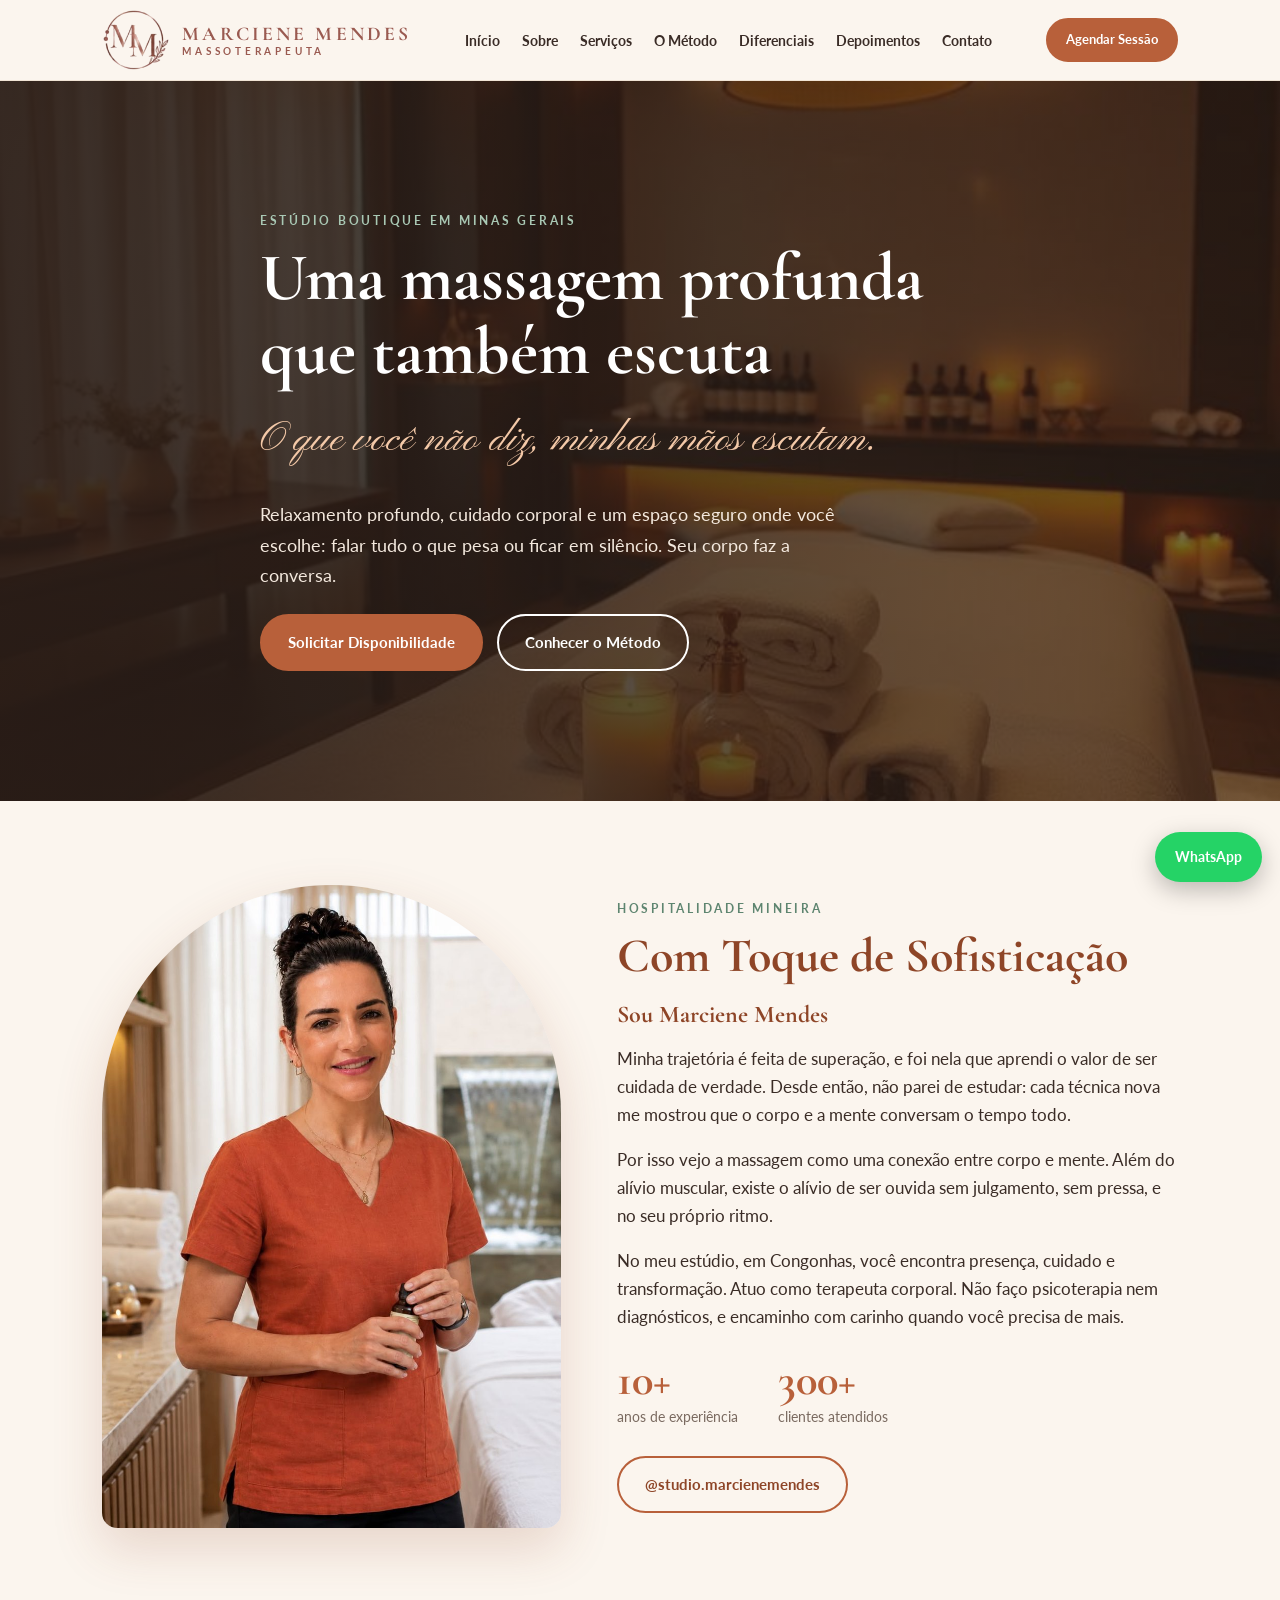
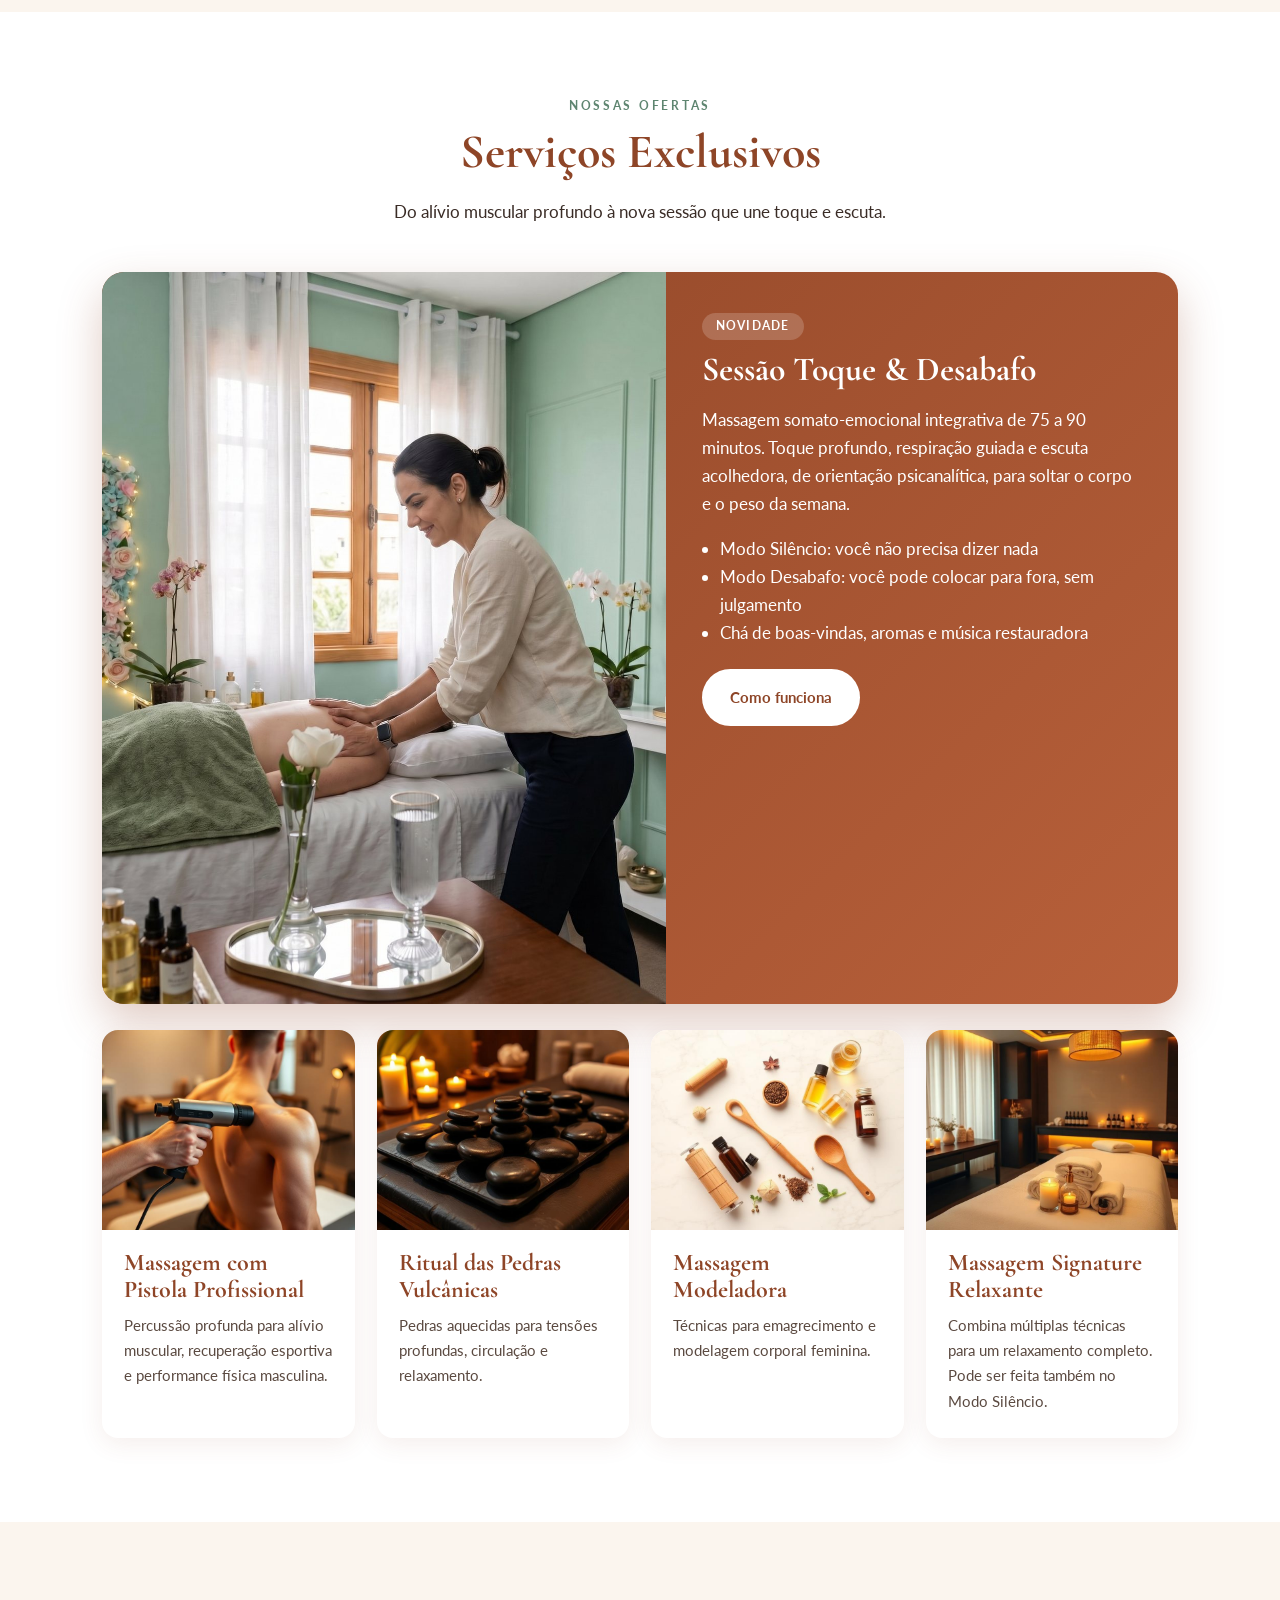
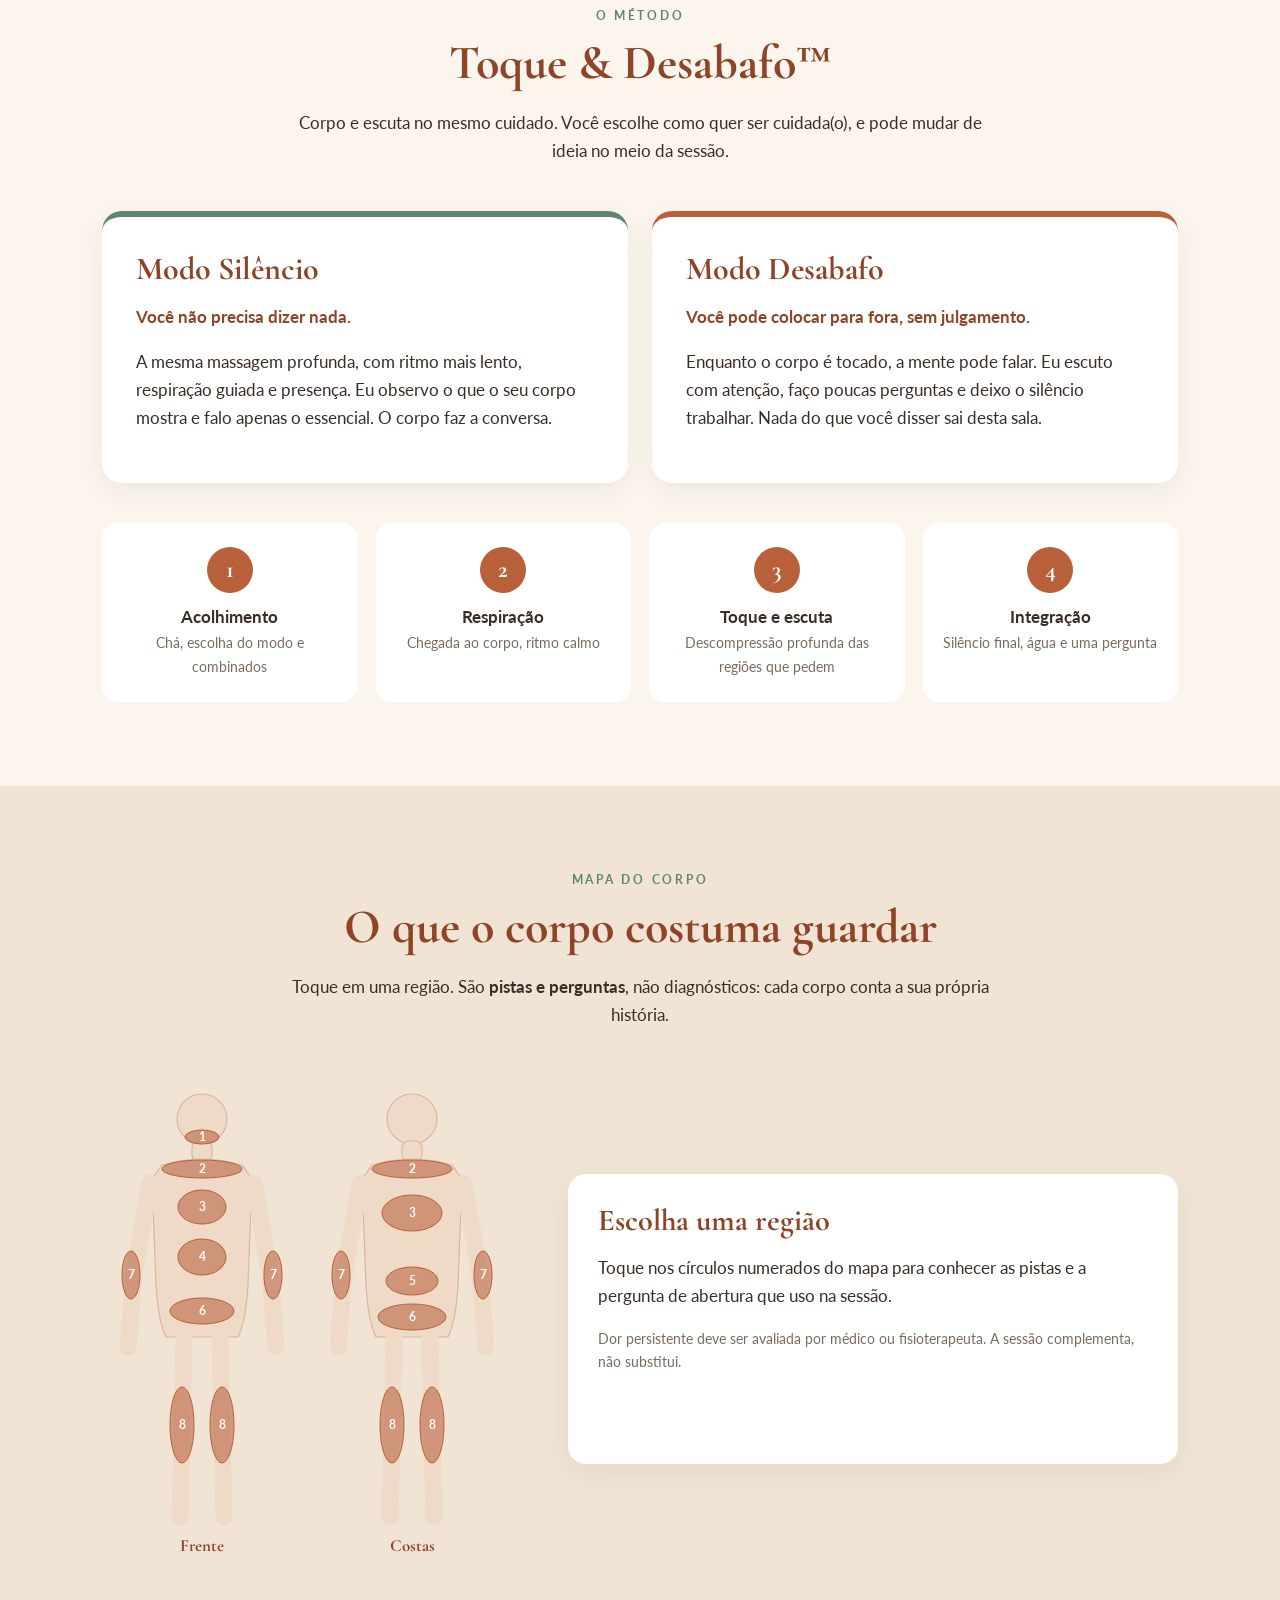
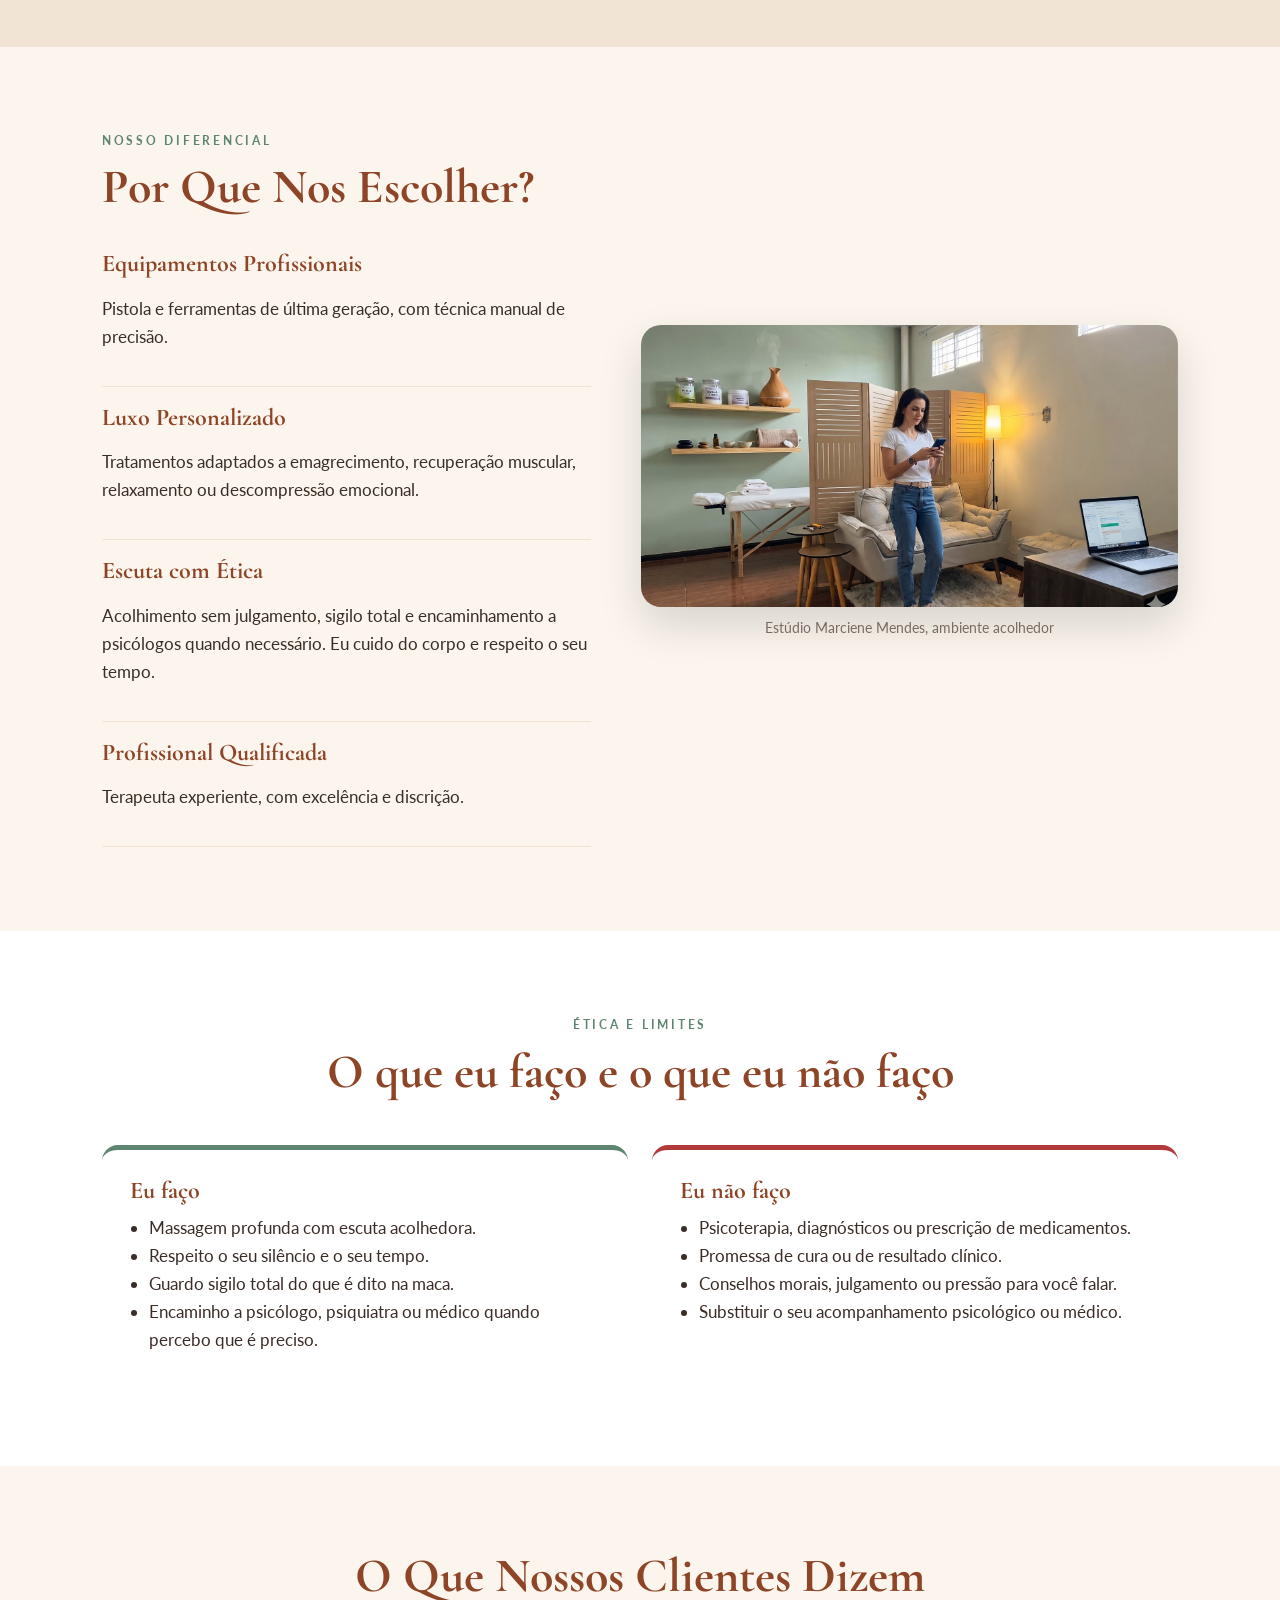
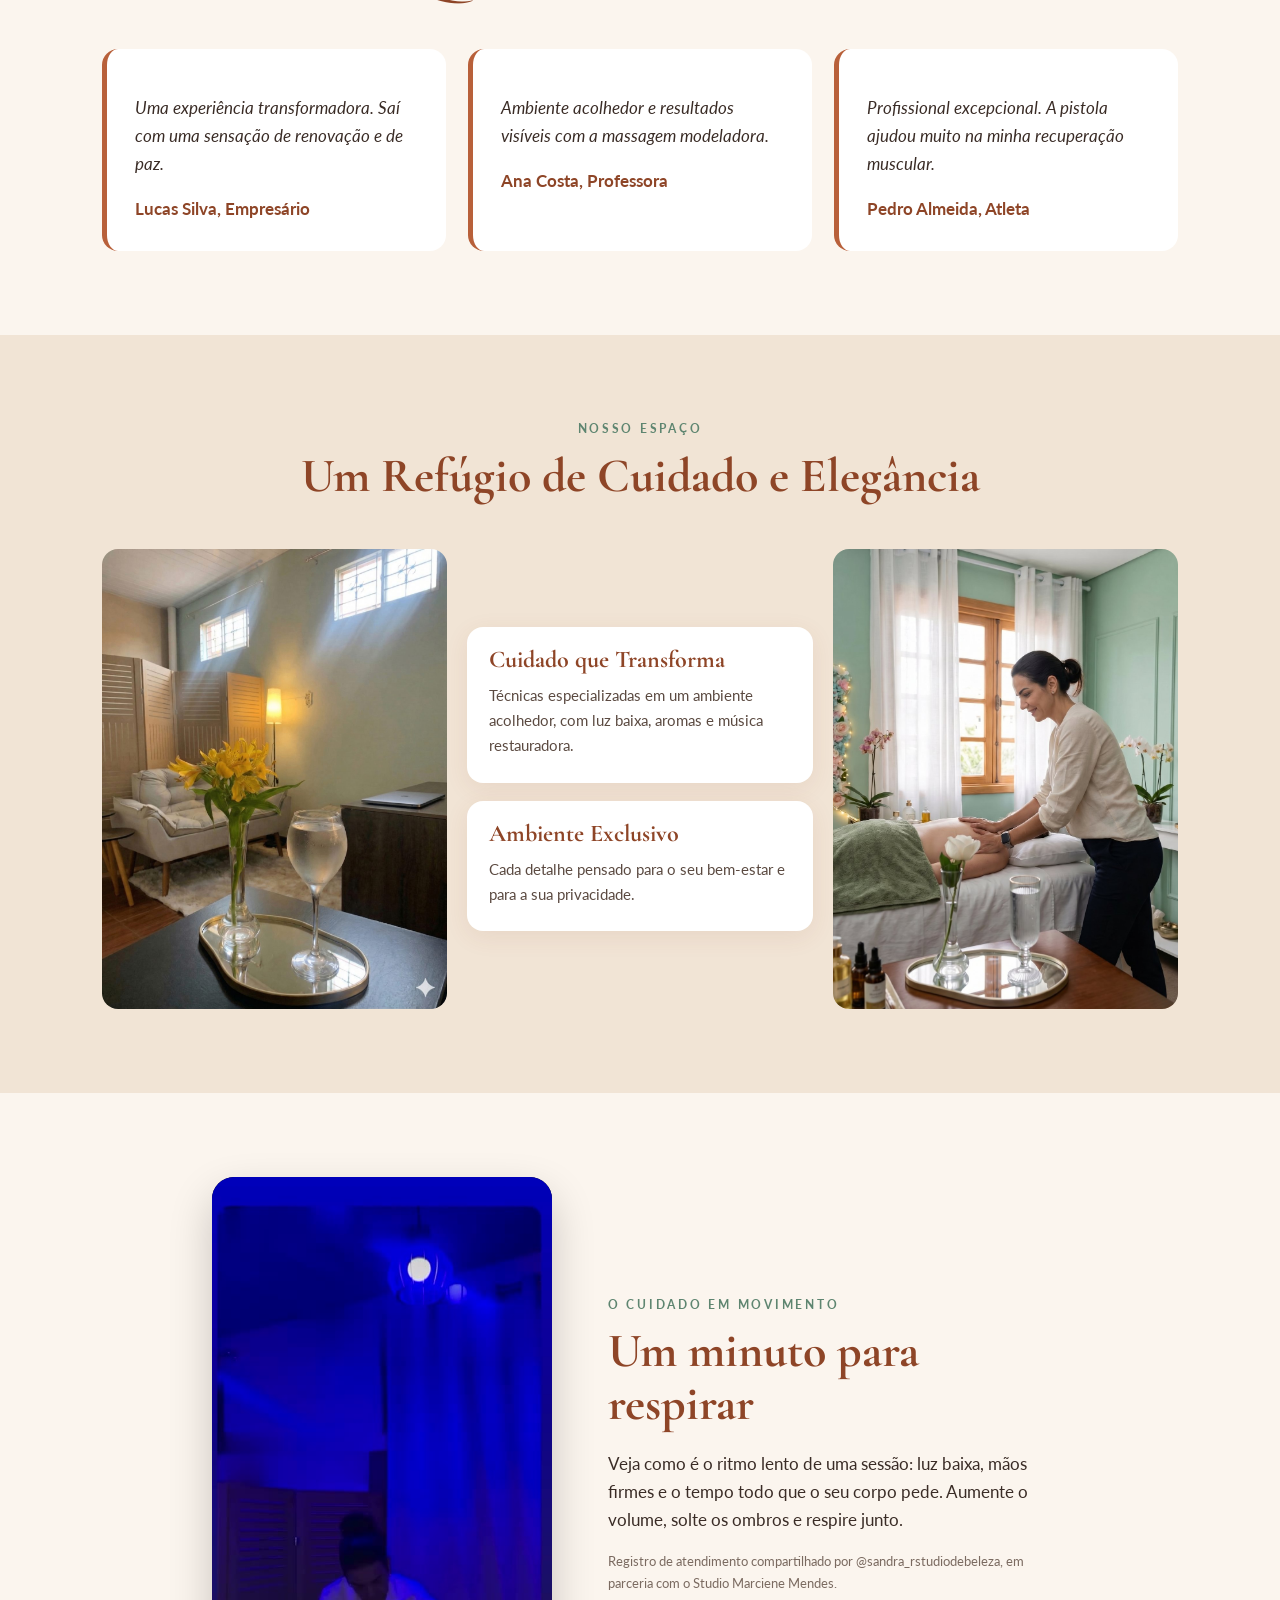
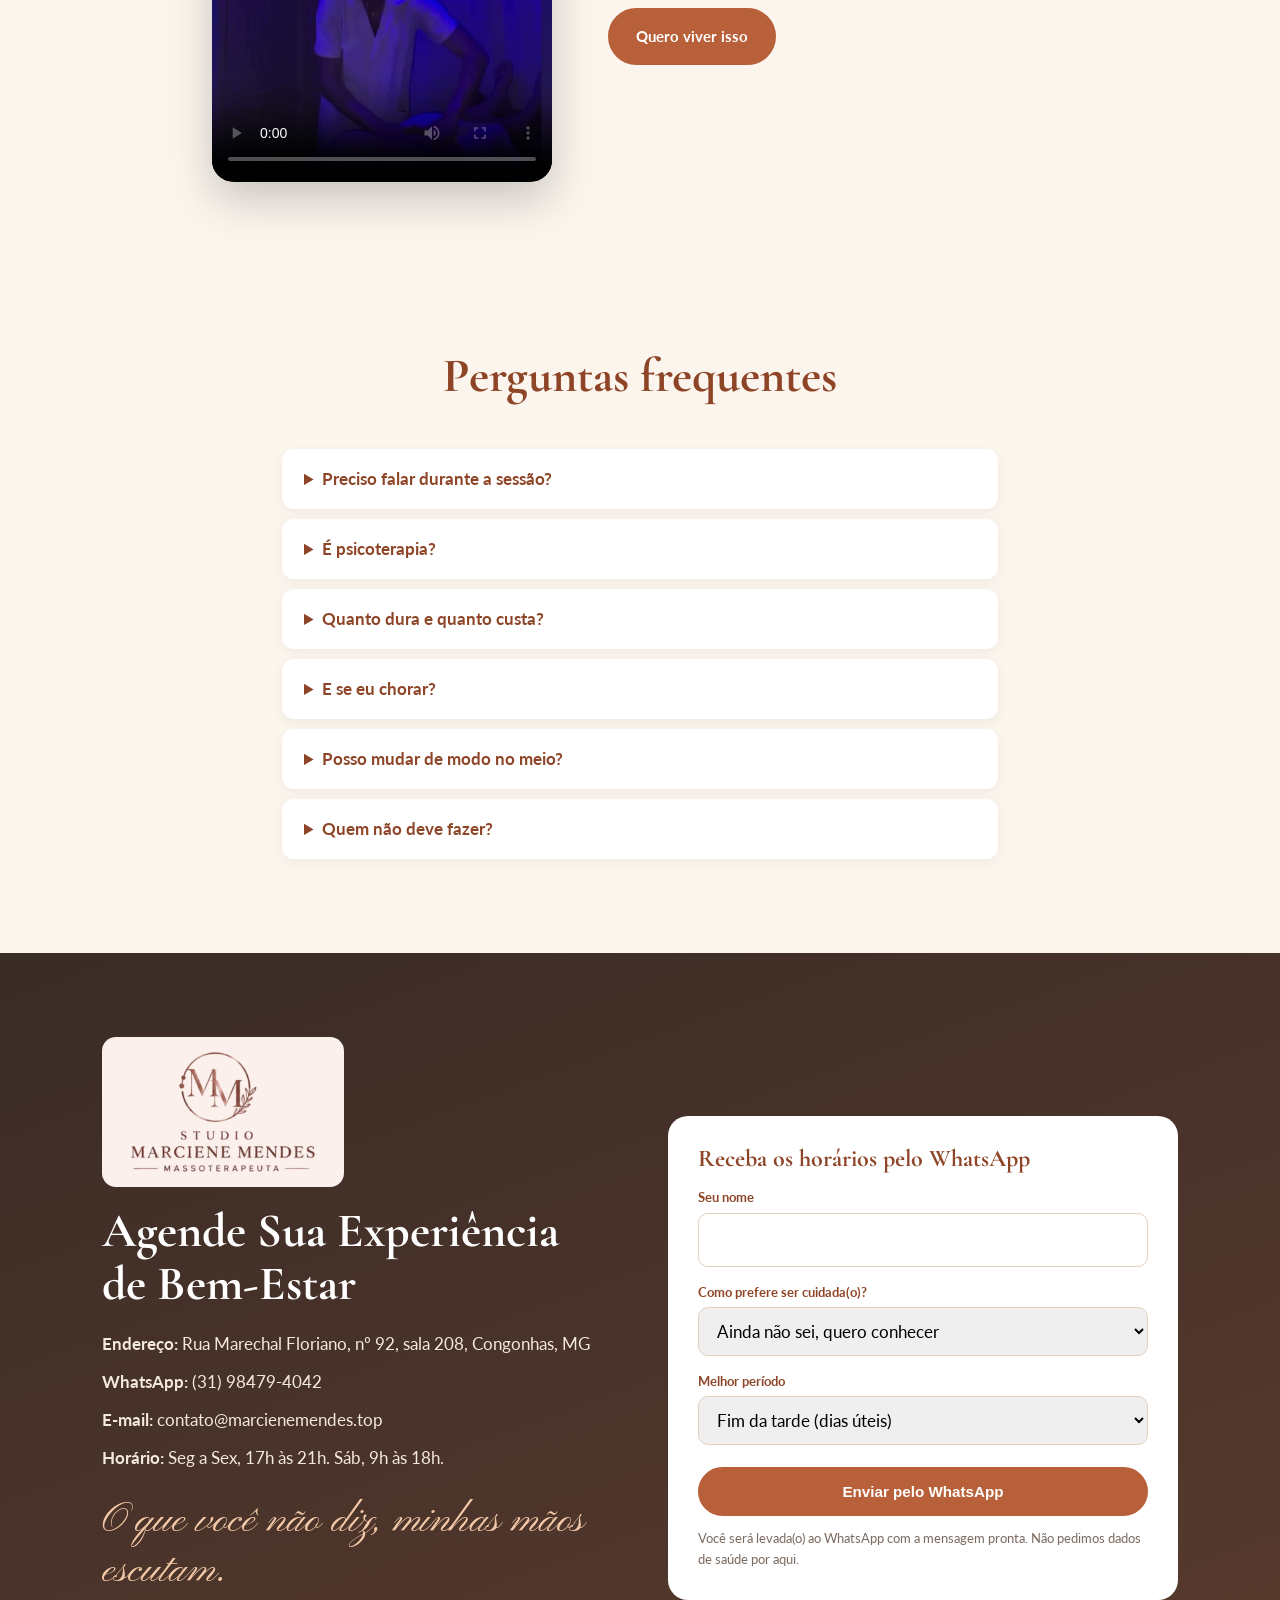
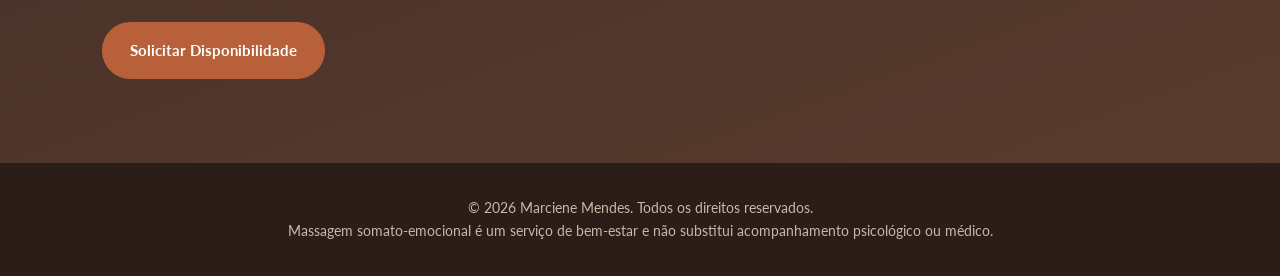
<file: index.html>
<!doctype html>
<html lang="pt-BR">
<head>
<meta charset="utf-8">
<meta name="viewport" content="width=device-width,initial-scale=1">
<title>Marciene Mendes | Massagem somato-emocional em Congonhas, MG</title>
<meta name="description" content="Terapeuta corporal em Congonhas, MG. Massagem profunda com escuta acolhedora: você escolhe falar ou ficar em silêncio. O que você não diz, minhas mãos escutam.">
<meta property="og:type" content="website">
<meta property="og:locale" content="pt_BR">
<meta property="og:site_name" content="Marciene Mendes">
<meta property="og:url" content="https://marcienemendes.top/">
<meta property="og:title" content="Studio Marciene Mendes | Massoterapeuta em Congonhas, MG">
<meta property="og:description" content="Massagem profunda com escuta acolhedora. O que você não diz, minhas mãos escutam.">
<meta property="og:image" content="https://marcienemendes.top/assets/og-whatsapp.jpg">
<meta property="og:image:type" content="image/jpeg">
<meta property="og:image:width" content="1200">
<meta property="og:image:height" content="630">
<meta property="og:image:alt" content="Logomarca Studio Marciene Mendes Massoterapeuta">
<meta name="twitter:card" content="summary_large_image">
<meta name="twitter:title" content="Studio Marciene Mendes | Massoterapeuta em Congonhas, MG">
<meta name="twitter:description" content="Massagem profunda com escuta acolhedora. O que você não diz, minhas mãos escutam.">
<meta name="twitter:image" content="https://marcienemendes.top/assets/og-whatsapp.jpg">
<link rel="icon" type="image/png" href="assets/favicon.png">
<link rel="apple-touch-icon" href="assets/apple-touch-icon.png">
<link rel="preconnect" href="https://fonts.googleapis.com">
<link href="https://fonts.googleapis.com/css2?family=Cormorant+Garamond:wght@500;600;700&family=Lato:wght@300;400;700&family=Pinyon+Script&display=swap" rel="stylesheet">
<style>
:root{--terra:#B8603A;--terra-d:#8E4527;--sage:#A9C8B4;--sage-d:#5E8570;--lav:#8E7CB3;--cream:#FBF5EE;--sand:#F1E4D5;--ink:#3A2C26;--mute:#7A6A60}
*{box-sizing:border-box}
html{scroll-behavior:smooth}
body{margin:0;font-family:'Lato',sans-serif;color:var(--ink);background:var(--cream);line-height:1.65;font-size:17px}
h1,h2,h3{font-family:'Cormorant Garamond',serif;color:var(--terra-d);line-height:1.1;margin:0 0 .4em}
h1{font-size:clamp(2.4rem,6vw,4.2rem);font-weight:700}
h2{font-size:clamp(2rem,4.5vw,3rem);font-weight:700}
h3{font-size:1.5rem}
a{color:inherit}
img{max-width:100%;display:block}
.wrap{max-width:1120px;margin:0 auto;padding:0 22px}
section{padding:84px 0;scroll-margin-top:80px}
.eyebrow{font-size:.78rem;letter-spacing:.22em;text-transform:uppercase;color:var(--sage-d);font-weight:700;margin-bottom:10px}
.script{font-family:'Pinyon Script',cursive;color:var(--terra);font-size:clamp(1.8rem,4vw,2.6rem);line-height:1.2}
.btn{display:inline-block;padding:14px 26px;border-radius:40px;font-weight:700;text-decoration:none;font-size:.95rem;transition:.2s;border:2px solid var(--terra);cursor:pointer}
.btn.fill{background:var(--terra);color:#fff}.btn.fill:hover{background:var(--terra-d);border-color:var(--terra-d)}
.btn.line{background:transparent;color:var(--terra-d)}.btn.line:hover{background:var(--terra);color:#fff}
header{position:sticky;top:0;z-index:50;background:rgba(251,245,238,.94);backdrop-filter:blur(8px);border-bottom:1px solid var(--sand)}
.nav{display:flex;align-items:center;justify-content:space-between;height:80px}
.brand{display:flex;align-items:center;gap:12px;text-decoration:none}.brand img{height:62px;width:auto}.brand span{display:flex;flex-direction:column;line-height:1.15}.brand b{font-family:"Cormorant Garamond",serif;font-size:1.22rem;letter-spacing:.16em;color:#9A5A50;font-weight:700}.brand small{font-size:.62rem;letter-spacing:.38em;color:#9A5A50;font-weight:700}
.nav ul{display:flex;gap:22px;list-style:none;margin:0;padding:0}
.nav a{text-decoration:none;font-size:.88rem;font-weight:700;color:var(--ink)}
.nav a:hover{color:var(--terra)}
.nav .btn{padding:9px 18px;font-size:.82rem}
.burger{display:none;background:none;border:0;font-size:1.7rem;color:var(--terra-d)}
.hero{position:relative;padding:0;min-height:min(88vh,720px);display:flex;align-items:center;color:#fff;background:#2b1d17}
.hero::before{content:"";position:absolute;inset:0;background:url('assets/spa-ambiente-DT-0Y71L.jpg') center/cover;opacity:.55}
.hero::after{content:"";position:absolute;inset:0;background:linear-gradient(90deg,rgba(43,29,23,.88),rgba(43,29,23,.35))}
.hero .wrap{position:relative;z-index:2;padding-top:60px;padding-bottom:60px}
.hero h1{color:#fff;max-width:760px}
.hero .eyebrow{color:var(--sage)}
.hero p.lead{max-width:600px;font-size:1.15rem;color:#f4e9de}
.hero .script{color:#F4C9A8;margin:.3em 0 .8em}
.hero .actions{display:flex;gap:14px;flex-wrap:wrap;margin-top:24px}
.hero .btn.line{color:#fff;border-color:#fff}.hero .btn.line:hover{background:#fff;color:var(--terra-d)}
.sobre-grid{display:grid;grid-template-columns:.9fr 1.1fr;gap:56px;align-items:center}
.sobre-grid .photo{border-radius:240px 240px 16px 16px;overflow:hidden;box-shadow:0 20px 50px rgba(142,69,39,.18)}
.stats{display:flex;gap:40px;margin:26px 0}
.stats b{font-family:'Cormorant Garamond',serif;font-size:2.8rem;color:var(--terra);display:block;line-height:1}
.stats span{font-size:.85rem;color:var(--mute)}
.alt{background:#fff}
.sand{background:var(--sand)}
.title-c{text-align:center;max-width:720px;margin:0 auto 46px}
.cards{display:grid;grid-template-columns:repeat(auto-fit,minmax(240px,1fr));gap:22px}
.card{background:#fff;border-radius:16px;overflow:hidden;box-shadow:0 6px 24px rgba(142,69,39,.09);display:flex;flex-direction:column}
.card img{height:200px;width:100%;object-fit:cover}
.card .in{padding:20px 22px 24px}
.card p{margin:.4em 0 0;color:#5b4a41;font-size:.96rem}
.featured{display:grid;grid-template-columns:1.1fr 1fr;background:linear-gradient(135deg,var(--terra-d),var(--terra));border-radius:22px;overflow:hidden;margin-bottom:26px;color:#fff;box-shadow:0 18px 44px rgba(142,69,39,.28)}
.featured img{height:100%;width:100%;object-fit:cover;min-height:340px}
.featured .in{padding:38px 36px}
.featured h3{color:#fff;font-size:2.1rem}
.featured .tag{display:inline-block;background:rgba(255,255,255,.18);border-radius:20px;padding:3px 14px;font-size:.78rem;font-weight:700;letter-spacing:.1em;text-transform:uppercase;margin-bottom:12px}
.featured ul{padding-left:1.1em;margin:14px 0 22px}
.featured .btn.fill{background:#fff;color:var(--terra-d);border-color:#fff}
.modes{display:grid;grid-template-columns:1fr 1fr;gap:24px}
.mode{border-radius:20px;padding:34px;background:#fff;border-top:6px solid var(--sage-d);box-shadow:0 8px 28px rgba(0,0,0,.06)}
.mode.b{border-color:var(--terra)}
.mode h3{font-size:2rem}
.mode .promise{font-weight:700;color:var(--terra-d)}
.steps{display:grid;grid-template-columns:repeat(4,1fr);gap:18px;margin-top:40px}
.step{text-align:center;padding:24px 16px;background:#fff;border-radius:16px}
.step .n{width:46px;height:46px;border-radius:50%;background:var(--terra);color:#fff;display:flex;align-items:center;justify-content:center;font-family:'Cormorant Garamond',serif;font-size:1.5rem;font-weight:700;margin:0 auto 10px}
.step small{color:var(--mute);display:block}
.mapa{display:grid;grid-template-columns:420px 1fr;gap:46px;align-items:center}
.mapa svg{width:100%;height:auto}
.zone{cursor:pointer;transition:.2s}
.zone:hover,.zone.on{fill-opacity:.95}
.mapa .panel{background:#fff;border-radius:18px;padding:30px;min-height:290px;box-shadow:0 8px 28px rgba(0,0,0,.06)}
.mapa .panel h3{font-size:1.9rem}
.mapa .panel .hint{color:var(--mute);font-size:.88rem;margin-top:14px}
.mapa .q{font-style:italic;color:var(--terra-d);font-size:1.1rem}
.ethics{display:grid;grid-template-columns:1fr 1fr;gap:24px}
.ethics .col{background:#fff;border-radius:16px;padding:28px}
.ethics .no{border-top:5px solid #B23A3A}.ethics .yes{border-top:5px solid var(--sage-d)}
.ethics ul{padding-left:1.1em;margin:10px 0 0}
.diff{display:grid;grid-template-columns:1fr 1.1fr;gap:50px;align-items:center}
.diff .list>div{padding:18px 0;border-bottom:1px solid var(--sand)}
.diff img{border-radius:20px;box-shadow:0 18px 44px rgba(0,0,0,.14)}
.quotes{display:grid;grid-template-columns:repeat(auto-fit,minmax(260px,1fr));gap:22px}
.quote{background:#fff;border-radius:16px;padding:28px;border-left:5px solid var(--terra)}
.quote p{font-style:italic}.quote b{display:block;margin-top:12px;color:var(--terra-d)}
.espaco{display:grid;grid-template-columns:1fr 1fr 1fr;gap:20px;align-items:stretch}
.espaco img{border-radius:16px;height:100%;object-fit:cover;min-height:260px}
.espaco .txt{display:flex;flex-direction:column;justify-content:center;gap:18px}
.videobox{display:grid;grid-template-columns:340px 1fr;gap:56px;align-items:center;max-width:900px}
.vid video{width:100%;border-radius:22px;box-shadow:0 18px 44px rgba(0,0,0,.2);background:#000;display:block}
.vcred{font-size:.82rem;color:var(--mute)}
@media(max-width:900px){.videobox{grid-template-columns:1fr}.vid{max-width:320px;margin:0 auto}}
details{background:#fff;border-radius:12px;padding:16px 22px;margin:10px 0;box-shadow:0 3px 12px rgba(0,0,0,.05)}
summary{cursor:pointer;font-weight:700;color:var(--terra-d)}
.contato{background:linear-gradient(160deg,#3A2C26,#5a3b2e);color:#f4e9de}
.contato h2{color:#fff}
.contato .grid{display:grid;grid-template-columns:1fr 1fr;gap:56px;align-items:center}
.contato .info p{margin:.6em 0}
.contato img.logo{height:150px;width:auto;background:#FCF0EC;border-radius:14px;padding:12px 26px;margin-bottom:18px}
.form{background:#fff;color:var(--ink);border-radius:20px;padding:30px}
.form label{display:block;font-size:.84rem;font-weight:700;margin:14px 0 4px;color:var(--terra-d)}
.form input,.form select{width:100%;padding:12px 14px;border:1px solid #e0d0c0;border-radius:10px;font:inherit}
.form .btn{width:100%;margin-top:22px;text-align:center}
.form small{display:block;margin-top:12px;color:var(--mute);font-size:.8rem}
footer{background:#2b1d17;color:#c9b8aa;text-align:center;padding:34px 22px;font-size:.85rem}
.wa{position:fixed;right:18px;bottom:18px;z-index:60;background:#25D366;color:#fff;border-radius:50px;padding:13px 20px;font-weight:700;text-decoration:none;box-shadow:0 8px 24px rgba(0,0,0,.25);font-size:.9rem}
@media(max-width:560px){.brand span{display:none}}
@media(max-width:900px){
 .nav ul{display:none;position:absolute;top:80px;left:0;right:0;background:var(--cream);flex-direction:column;padding:18px 22px;gap:14px;border-bottom:1px solid var(--sand)}
 .nav ul.open{display:flex}.burger{display:block}.nav .btn{display:none}
 .sobre-grid,.featured,.modes,.ethics,.diff,.contato .grid,.mapa,.espaco{grid-template-columns:1fr}
 .steps{grid-template-columns:1fr 1fr}
 section{padding:60px 0}
 .sobre-grid .photo{max-width:340px;margin:0 auto}
}
</style>
</head>
<body>

<header><div class="wrap nav">
<a class="brand" href="#inicio"><img src="assets/logo-mm-monograma.png" alt="Logomarca MM, Studio Marciene Mendes"><span><b>MARCIENE MENDES</b><small>MASSOTERAPEUTA</small></span></a>
<button class="burger" aria-label="Menu" onclick="document.getElementById('menu').classList.toggle('open')">&#9776;</button>
<ul id="menu">
<li><a href="#inicio">Início</a></li><li><a href="#sobre">Sobre</a></li><li><a href="#servicos">Serviços</a></li>
<li><a href="#metodo">O Método</a></li><li><a href="#diferenciais">Diferenciais</a></li><li><a href="#depoimentos">Depoimentos</a></li><li><a href="#contato">Contato</a></li>
</ul>
<a class="btn fill" href="#contato">Agendar Sessão</a>
</div></header>

<section class="hero" id="inicio"><div class="wrap">
<div class="eyebrow">Estúdio Boutique em Minas Gerais</div>
<h1>Uma massagem profunda que também escuta</h1>
<div class="script">O que você não diz, minhas mãos escutam.</div>
<p class="lead">Relaxamento profundo, cuidado corporal e um espaço seguro onde você escolhe: falar tudo o que pesa ou ficar em silêncio. Seu corpo faz a conversa.</p>
<div class="actions">
<a class="btn fill" id="wa1" href="#contato">Solicitar Disponibilidade</a>
<a class="btn line" href="#metodo">Conhecer o Método</a>
</div></div></section>

<section id="sobre"><div class="wrap sobre-grid">
<div class="photo"><img src="assets/marciene-foto-nova.jpg" alt="Marciene Mendes, terapeuta corporal" loading="lazy"></div>
<div>
<div class="eyebrow">Hospitalidade Mineira</div>
<h2>Com Toque de Sofisticação</h2>
<h3>Sou Marciene Mendes</h3>
<p>Minha trajetória é feita de superação, e foi nela que aprendi o valor de ser cuidada de verdade. Desde então, não parei de estudar: cada técnica nova me mostrou que o corpo e a mente conversam o tempo todo.</p>
<p>Por isso vejo a massagem como uma conexão entre corpo e mente. Além do alívio muscular, existe o alívio de ser ouvida sem julgamento, sem pressa, e no seu próprio ritmo.</p>
<p>No meu estúdio, em Congonhas, você encontra presença, cuidado e transformação. Atuo como terapeuta corporal. Não faço psicoterapia nem diagnósticos, e encaminho com carinho quando você precisa de mais.</p>
<div class="stats"><div><b>10+</b><span>anos de experiência</span></div><div><b>300+</b><span>clientes atendidos</span></div></div>
<a class="btn line" href="https://instagram.com/studio.marcienemendes" target="_blank" rel="noopener">@studio.marcienemendes</a>
</div></div></section>

<section id="servicos" class="alt"><div class="wrap">
<div class="title-c"><div class="eyebrow">Nossas Ofertas</div><h2>Serviços Exclusivos</h2>
<p>Do alívio muscular profundo à nova sessão que une toque e escuta.</p></div>

<div class="featured">
<img src="assets/massagem-sessao-nova.jpg" alt="Sessão de massagem somato-emocional" loading="lazy">
<div class="in"><span class="tag">Novidade</span>
<h3>Sessão Toque &amp; Desabafo</h3>
<p>Massagem somato-emocional integrativa de 75 a 90 minutos. Toque profundo, respiração guiada e escuta acolhedora, de orientação psicanalítica, para soltar o corpo e o peso da semana.</p>
<ul><li>Modo Silêncio: você não precisa dizer nada</li><li>Modo Desabafo: você pode colocar para fora, sem julgamento</li><li>Chá de boas-vindas, aromas e música restauradora</li></ul>
<a class="btn fill" href="#metodo">Como funciona</a></div></div>

<div class="cards">
<div class="card"><img src="assets/massage-gun-CqrX6GYw.jpg" alt="Massagem com pistola profissional" loading="lazy"><div class="in"><h3>Massagem com Pistola Profissional</h3><p>Percussão profunda para alívio muscular, recuperação esportiva e performance física masculina.</p></div></div>
<div class="card"><img src="assets/pedras-vulcanicas-B2RbZDsI.jpg" alt="Ritual das pedras vulcânicas" loading="lazy"><div class="in"><h3>Ritual das Pedras Vulcânicas</h3><p>Pedras aquecidas para tensões profundas, circulação e relaxamento.</p></div></div>
<div class="card"><img src="assets/massage-feminina-BzUEQjAC.jpg" alt="Massagem modeladora" loading="lazy"><div class="in"><h3>Massagem Modeladora</h3><p>Técnicas para emagrecimento e modelagem corporal feminina.</p></div></div>
<div class="card"><img src="assets/spa-ambiente-DT-0Y71L.jpg" alt="Massagem signature relaxante" loading="lazy"><div class="in"><h3>Massagem Signature Relaxante</h3><p>Combina múltiplas técnicas para um relaxamento completo. Pode ser feita também no Modo Silêncio.</p></div></div>
</div></div></section>

<section id="metodo"><div class="wrap">
<div class="title-c"><div class="eyebrow">O Método</div><h2>Toque &amp; Desabafo™</h2>
<p>Corpo e escuta no mesmo cuidado. Você escolhe como quer ser cuidada(o), e pode mudar de ideia no meio da sessão.</p></div>
<div class="modes">
<div class="mode"><h3>Modo Silêncio</h3><p class="promise">Você não precisa dizer nada.</p>
<p>A mesma massagem profunda, com ritmo mais lento, respiração guiada e presença. Eu observo o que o seu corpo mostra e falo apenas o essencial. O corpo faz a conversa.</p></div>
<div class="mode b"><h3>Modo Desabafo</h3><p class="promise">Você pode colocar para fora, sem julgamento.</p>
<p>Enquanto o corpo é tocado, a mente pode falar. Eu escuto com atenção, faço poucas perguntas e deixo o silêncio trabalhar. Nada do que você disser sai desta sala.</p></div>
</div>
<div class="steps">
<div class="step"><div class="n">1</div><b>Acolhimento</b><small>Chá, escolha do modo e combinados</small></div>
<div class="step"><div class="n">2</div><b>Respiração</b><small>Chegada ao corpo, ritmo calmo</small></div>
<div class="step"><div class="n">3</div><b>Toque e escuta</b><small>Descompressão profunda das regiões que pedem</small></div>
<div class="step"><div class="n">4</div><b>Integração</b><small>Silêncio final, água e uma pergunta</small></div>
</div>
</div></section>

<section class="sand"><div class="wrap">
<div class="title-c"><div class="eyebrow">Mapa do Corpo</div><h2>O que o corpo costuma guardar</h2>
<p>Toque em uma região. São <b>pistas e perguntas</b>, não diagnósticos: cada corpo conta a sua própria história.</p></div>
<div class="mapa">
<div id="mapsvg"></div>
<div class="panel" id="panel"><h3>Escolha uma região</h3><p>Toque nos círculos numerados do mapa para conhecer as pistas e a pergunta de abertura que uso na sessão.</p><p class="hint">Dor persistente deve ser avaliada por médico ou fisioterapeuta. A sessão complementa, não substitui.</p></div>
</div></div></section>

<section id="diferenciais"><div class="wrap diff">
<div><div class="eyebrow">Nosso Diferencial</div><h2>Por Que Nos Escolher?</h2>
<div class="list">
<div><h3>Equipamentos Profissionais</h3><p>Pistola e ferramentas de última geração, com técnica manual de precisão.</p></div>
<div><h3>Luxo Personalizado</h3><p>Tratamentos adaptados a emagrecimento, recuperação muscular, relaxamento ou descompressão emocional.</p></div>
<div><h3>Escuta com Ética</h3><p>Acolhimento sem julgamento, sigilo total e encaminhamento a psicólogos quando necessário. Eu cuido do corpo e respeito o seu tempo.</p></div>
<div><h3>Profissional Qualificada</h3><p>Terapeuta experiente, com excelência e discrição.</p></div>
</div></div>
<div><img src="assets/studio-ambiente-nova.jpg" alt="Estúdio Marciene Mendes, ambiente acolhedor" loading="lazy"><p style="text-align:center;color:var(--mute);font-size:.85rem;margin-top:10px">Estúdio Marciene Mendes, ambiente acolhedor</p></div>
</div></section>

<section class="alt"><div class="wrap">
<div class="title-c"><div class="eyebrow">Ética e limites</div><h2>O que eu faço e o que eu não faço</h2></div>
<div class="ethics">
<div class="col yes"><h3>Eu faço</h3><ul><li>Massagem profunda com escuta acolhedora.</li><li>Respeito o seu silêncio e o seu tempo.</li><li>Guardo sigilo total do que é dito na maca.</li><li>Encaminho a psicólogo, psiquiatra ou médico quando percebo que é preciso.</li></ul></div>
<div class="col no"><h3>Eu não faço</h3><ul><li>Psicoterapia, diagnósticos ou prescrição de medicamentos.</li><li>Promessa de cura ou de resultado clínico.</li><li>Conselhos morais, julgamento ou pressão para você falar.</li><li>Substituir o seu acompanhamento psicológico ou médico.</li></ul></div>
</div></div></section>

<section id="depoimentos"><div class="wrap">
<div class="title-c"><h2>O Que Nossos Clientes Dizem</h2></div>
<div class="quotes">
<div class="quote"><p>Uma experiência transformadora. Saí com uma sensação de renovação e de paz.</p><b>Lucas Silva, Empresário</b></div>
<div class="quote"><p>Ambiente acolhedor e resultados visíveis com a massagem modeladora.</p><b>Ana Costa, Professora</b></div>
<div class="quote"><p>Profissional excepcional. A pistola ajudou muito na minha recuperação muscular.</p><b>Pedro Almeida, Atleta</b></div>
</div></div></section>

<section class="sand"><div class="wrap">
<div class="title-c"><div class="eyebrow">Nosso Espaço</div><h2>Um Refúgio de Cuidado e Elegância</h2></div>
<div class="espaco">
<img src="assets/recepcao-studio-DFFBD6kh.jpg" alt="Recepção do estúdio" loading="lazy">
<div class="txt"><div class="card"><div class="in"><h3>Cuidado que Transforma</h3><p>Técnicas especializadas em um ambiente acolhedor, com luz baixa, aromas e música restauradora.</p></div></div>
<div class="card"><div class="in"><h3>Ambiente Exclusivo</h3><p>Cada detalhe pensado para o seu bem-estar e para a sua privacidade.</p></div></div></div>
<img src="assets/massagem-sessao-nova.jpg" alt="Sala de atendimento" loading="lazy">
</div></div></section>

<section id="video"><div class="wrap videobox">
<div class="vid"><video controls preload="metadata" playsinline poster="midia/poster.jpg"><source src="midia/video-relaxamento.mp4" type="video/mp4">Seu navegador não reproduz vídeo.</video></div>
<div><div class="eyebrow">O cuidado em movimento</div><h2>Um minuto para respirar</h2>
<p>Veja como é o ritmo lento de uma sessão: luz baixa, mãos firmes e o tempo todo que o seu corpo pede. Aumente o volume, solte os ombros e respire junto.</p>
<p class="vcred">Registro de atendimento compartilhado por @sandra_rstudiodebeleza, em parceria com o Studio Marciene Mendes.</p>
<a class="btn fill" href="#contato">Quero viver isso</a></div>
</div></section>

<section><div class="wrap" style="max-width:760px">
<div class="title-c"><h2>Perguntas frequentes</h2></div>
<details><summary>Preciso falar durante a sessão?</summary><p>Não. No Modo Silêncio você não precisa dizer nada. Se em algum momento quiser falar, o espaço é seu.</p></details>
<details><summary>É psicoterapia?</summary><p>Não. É uma massagem com escuta acolhedora. Não faço diagnóstico nem tratamento psicológico, e não substituo o acompanhamento com psicólogo ou psiquiatra. Quando percebo que você precisa de mais, encaminho.</p></details>
<details><summary>Quanto dura e quanto custa?</summary><p>A sessão completa dura de 75 a 90 minutos. Os valores e a disponibilidade são passados pelo WhatsApp, e há condição especial na Turma Fundadora de lançamento.</p></details>
<details><summary>E se eu chorar?</summary><p>Tudo bem. Reduzo o ritmo, mantenho o toque firme e deixo você descarregar no seu tempo, sem pressa e sem julgamento.</p></details>
<details><summary>Posso mudar de modo no meio?</summary><p>Pode. Você começa no silêncio e passa a falar, ou o contrário, quando quiser.</p></details>
<details><summary>Quem não deve fazer?</summary><p>Quem tem febre, infecção, suspeita de trombose, gravidez sem liberação médica, uso de anticoagulantes ou outras condições de saúde precisa avisar antes. Faço uma ficha de acolhimento na chegada.</p></details>
</div></section>

<section class="contato" id="contato"><div class="wrap grid">
<div class="info"><img class="logo" src="assets/logo-studio-mm.png" alt="Studio Marciene Mendes Massoterapeuta">
<h2>Agende Sua Experiência de Bem-Estar</h2>
<p><b>Endereço:</b> Rua Marechal Floriano, nº 92, sala 208, Congonhas, MG</p>
<p><b>WhatsApp:</b> (31) 98479-4042</p>
<p><b>E-mail:</b> contato@marcienemendes.top</p>
<p><b>Horário:</b> Seg a Sex, 17h às 21h. Sáb, 9h às 18h.</p>
<p class="script" style="color:#F4C9A8">O que você não diz, minhas mãos escutam.</p>
<a class="btn fill" id="wa2" href="#" target="_blank" rel="noopener">Solicitar Disponibilidade</a>
</div>
<form class="form" id="f" onsubmit="return enviar(event)">
<h3>Receba os horários pelo WhatsApp</h3>
<label>Seu nome</label><input id="nome" required>
<label>Como prefere ser cuidada(o)?</label>
<select id="modo"><option>Ainda não sei, quero conhecer</option><option>Modo Silêncio</option><option>Modo Desabafo</option><option>Massagem relaxante tradicional</option></select>
<label>Melhor período</label>
<select id="per"><option>Fim da tarde (dias úteis)</option><option>Noite (dias úteis)</option><option>Sábado</option></select>
<button class="btn fill" type="submit">Enviar pelo WhatsApp</button>
<small>Você será levada(o) ao WhatsApp com a mensagem pronta. Não pedimos dados de saúde por aqui.</small>
</form>
</div></section>

<footer>&copy; 2026 Marciene Mendes. Todos os direitos reservados.<br>Massagem somato-emocional é um serviço de bem-estar e não substitui acompanhamento psicológico ou médico.</footer>
<a class="wa" id="wa3" href="#" target="_blank" rel="noopener">WhatsApp</a>

<script>
var NUM="553184794042";
function wa(t){return "https://wa.me/"+NUM+"?text="+encodeURIComponent(t)}
var base="Olá, Marciene! Gostaria de saber o valor e a disponibilidade para uma sessão.";
["wa1","wa2","wa3"].forEach(function(id){var e=document.getElementById(id);e.href=wa(base);e.target="_blank"});
function enviar(ev){ev.preventDefault();
 var t="Olá, Marciene! Sou "+document.getElementById("nome").value+". Quero conhecer a sessão Toque e Desabafo. Prefiro: "+document.getElementById("modo").value+". Melhor período: "+document.getElementById("per").value+". Pode me passar valores e horários?";
 window.open(wa(t),"_blank");return false}
document.querySelectorAll("#menu a").forEach(function(a){a.addEventListener("click",function(){document.getElementById("menu").classList.remove("open")})});

var Z={
1:["Mandíbula e ATM","Palavras engolidas, raiva contida, necessidade de controle.","Quais palavras ficaram presas essa semana?"],
2:["Pescoço, cervical e trapézios","Excesso de responsabilidade, cobrança, medo de julgamento.","De quem é o peso que está nesses ombros agora?"],
3:["Tórax, peitoral e diafragma","Mágoa, tristeza, luto, vulnerabilidade. A respiração fica curta.","O que ficou guardado no peito que ainda pesa lembrar?"],
4:["Plexo solar e abdômen","Dificuldade de digerir situações, ansiedade pelo futuro.","Que situação você sente que não está conseguindo digerir?"],
5:["Lombar e sacro","Insegurança, falta de apoio, medo de escassez.","Onde falta apoio na sua vida hoje?"],
6:["Pelve, glúteos e quadris","Culpa, rigidez, vontade de fugir de uma situação.","O que você não está se permitindo viver?"],
7:["Braços, punhos e mãos","Dificuldade de dizer não, de limitar, ou de receber depois de doar muito.","Para quem você precisa dizer um não firme?"],
8:["Pernas, joelhos e pés","Medo de avançar, indecisão, falta de aterramento.","Qual passo você vem adiando?"]};
var zf=[[1,100,52,17,7],[2,100,84,40,9],[3,100,122,24,17],[4,100,172,24,18],[6,100,226,32,13],[7,29,190,9,24],[7,171,190,9,24],[8,80,340,12,38],[8,120,340,12,38]];
var zb=[[2,100,84,40,9],[3,100,128,30,18],[5,100,196,26,14],[6,100,232,34,13],[7,29,190,9,24],[7,171,190,9,24],[8,80,340,12,38],[8,120,340,12,38]];
function fig(zs,ox,tt){var s='<g transform="translate('+ox+',10)"><g fill="#EFD9C7" stroke="#D9B79E" stroke-width="1.2"><circle cx="100" cy="34" r="25"/><rect x="90" y="56" width="20" height="20" rx="6"/><path d="M60 80 Q100 68 140 80 L150 94 L146 200 Q144 236 136 252 L64 252 Q56 236 54 200 L50 94 Z"/></g><g fill="none" stroke="#EFD9C7" stroke-width="17" stroke-linecap="round"><path d="M48 98 L32 190 L26 262"/><path d="M152 98 L168 190 L174 262"/><path d="M82 252 L80 350 L78 432"/><path d="M118 252 L120 350 L122 432"/></g>';
 zs.forEach(function(z){s+='<g class="zg" data-z="'+z[0]+'" onclick="pick('+z[0]+')" style="cursor:pointer"><ellipse class="zone" data-z="'+z[0]+'" cx="'+z[1]+'" cy="'+z[2]+'" rx="'+z[3]+'" ry="'+z[4]+'" fill="#B8603A" fill-opacity=".55" stroke="#B8603A"/><text x="'+z[1]+'" y="'+(z[2]+4)+'" text-anchor="middle" font-family="Lato" font-weight="700" font-size="12" fill="#fff" pointer-events="none">'+z[0]+'</text></g>'});
 return s+'<text x="100" y="466" text-anchor="middle" font-family="Cormorant Garamond" font-size="17" fill="#8E4527" font-weight="700">'+tt+'</text></g>'}
document.getElementById("mapsvg").innerHTML='<svg viewBox="0 0 420 480" xmlns="http://www.w3.org/2000/svg">'+fig(zf,0,"Frente")+fig(zb,210,"Costas")+'</svg>';
function pick(n){var d=Z[n];document.querySelectorAll(".zone").forEach(function(e){e.classList.toggle("on",e.getAttribute("data-z")==n)});
 document.getElementById("panel").innerHTML='<h3>'+n+'. '+d[0]+'</h3><p><b>Pistas que costumam aparecer:</b> '+d[1]+'</p><p class="q">Pergunta de abertura: "'+d[2]+'"</p><p class="hint">Hipóteses de trabalho, não diagnósticos. No Modo Silêncio, a pergunta é opcional.</p>'}
</script>
</body></html>
</file>
